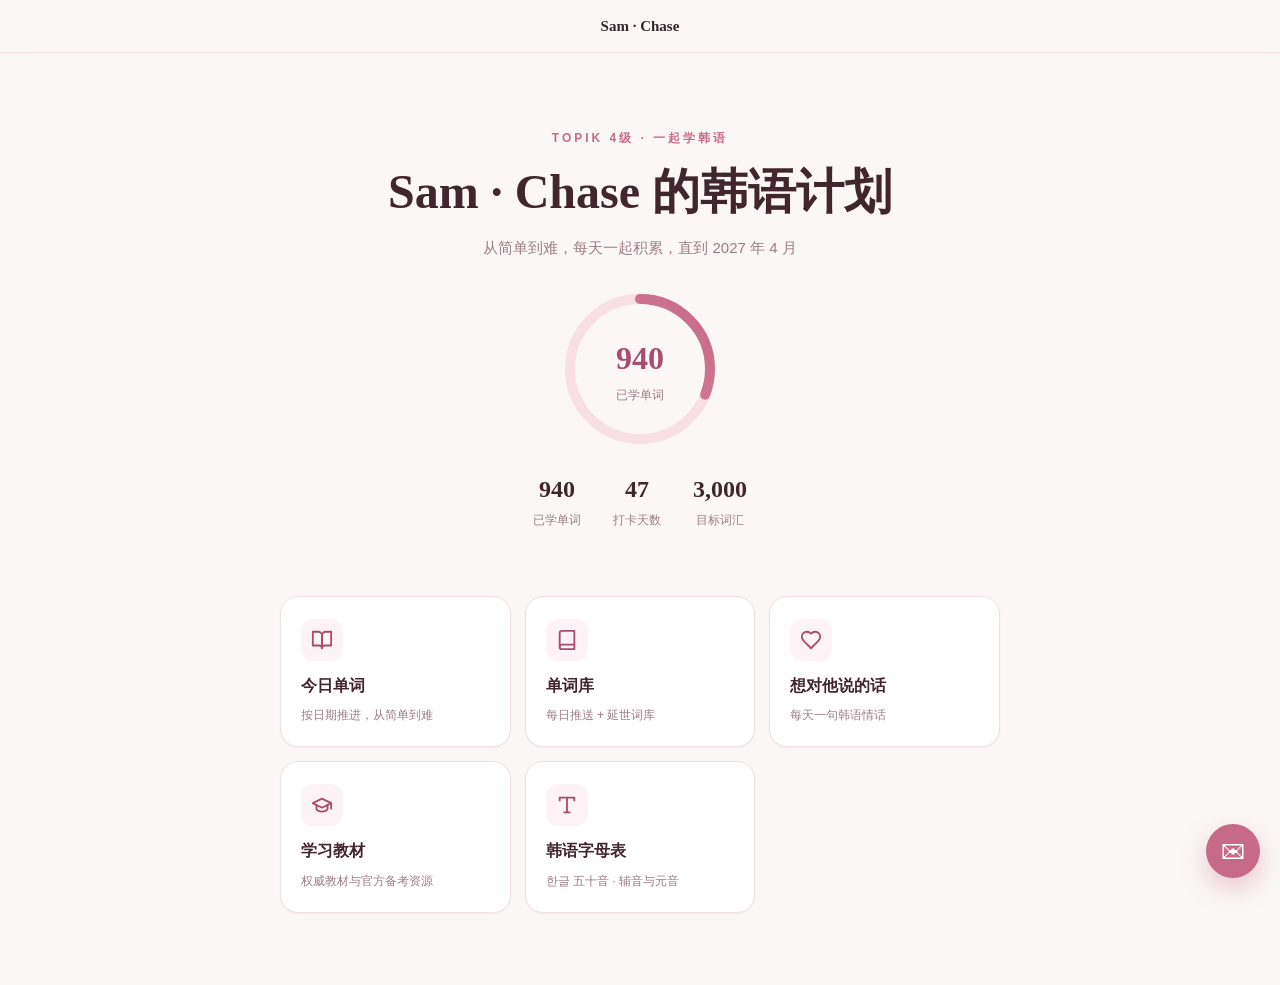
<file: index.html>
<!DOCTYPE html>
<html lang="zh-CN">
<head>
<meta charset="UTF-8">
<meta name="viewport" content="width=device-width, initial-scale=1.0">
<title>Sam和Chase的韩语计划</title>
<link rel="stylesheet" href="style.css">
<style>
  .hero {
    text-align: center;
    padding: 48px 24px 40px;
  }
  .hero .eyebrow {
    margin-bottom: 14px;
  }
  .hero h1 {
    font-size: clamp(32px, 7vw, 48px);
    color: var(--plum);
    margin: 0;
  }
  .hero .sub {
    margin-top: 14px;
    color: var(--muted);
    font-size: 15px;
  }
  .ring-box {
    display: flex;
    justify-content: center;
    margin: 34px 0 8px;
  }
  .ring {
    position: relative;
    width: 150px;
    height: 150px;
  }
  .ring svg {
    transform: rotate(-90deg);
  }
  .ring .track {
    fill: none;
    stroke: var(--rose-100);
    stroke-width: 10;
  }
  .ring .bar {
    fill: none;
    stroke: url(#grad);
    stroke-width: 10;
    stroke-linecap: round;
    stroke-dasharray: 440;
    stroke-dashoffset: 304;
    transition: stroke-dashoffset 1s ease;
  }
  .ring .center {
    position: absolute;
    inset: 0;
    display: flex;
    flex-direction: column;
    align-items: center;
    justify-content: center;
  }
  .ring .center .num {
    font-family: var(--serif);
    font-size: 32px;
    font-weight: 700;
    color: var(--rose-600);
  }
  .ring .center .label {
    font-size: 12px;
    color: var(--muted);
    margin-top: 2px;
  }
  .stats {
    display: flex;
    justify-content: center;
    gap: 32px;
    margin-top: 26px;
  }
  .stats .item {
    text-align: center;
  }
  .stats .item .num {
    font-family: var(--serif);
    font-size: 24px;
    font-weight: 700;
    color: var(--plum);
  }
  .stats .item .label {
    font-size: 12px;
    color: var(--muted);
    margin-top: 2px;
  }
  .nav {
    display: grid;
    grid-template-columns: repeat(auto-fit, minmax(200px, 1fr));
    gap: 14px;
    margin-top: 26px;
  }
  .nav a {
    display: flex;
    flex-direction: column;
    gap: 12px;
    padding: 22px 20px;
    background: var(--surface);
    border: 1px solid var(--line);
    border-radius: 18px;
    box-shadow: var(--shadow-sm);
    transition: transform .18s ease, box-shadow .18s ease;
  }
  .nav a:hover {
    transform: translateY(-3px);
    box-shadow: var(--shadow-md);
  }
  .nav .icon {
    width: 42px;
    height: 42px;
    border-radius: 12px;
    display: flex;
    align-items: center;
    justify-content: center;
    background: var(--rose-50);
    color: var(--rose-600);
  }
  .nav .title {
    font-size: 16px;
    font-weight: 700;
    color: var(--plum);
  }
  .nav .desc {
    font-size: 12px;
    color: var(--muted);
    line-height: 1.5;
    margin-top: -4px;
  }
  .float-layer {
    position: fixed;
    inset: 0;
    z-index: 5;
    pointer-events: none;
    overflow: hidden;
  }
  .float-msg {
    position: absolute;
    left: 0;
    white-space: nowrap;
    font-family: var(--serif);
    color: var(--rose-500);
    animation: drift linear infinite;
    will-change: transform;
  }
  .float-msg.chase { color: var(--berry); }
  @keyframes drift {
    from { transform: translateX(-40vw); }
    to { transform: translateX(105vw); }
  }
  .compose-fab {
    position: fixed;
    right: 20px;
    bottom: 22px;
    z-index: 30;
    width: 54px;
    height: 54px;
    border-radius: 50%;
    border: none;
    background: var(--rose-500);
    color: #fff;
    font-size: 24px;
    cursor: pointer;
    box-shadow: 0 10px 24px rgba(199,106,138,0.34);
    transition: transform .18s ease;
  }
  .compose-fab:hover { transform: translateY(-2px) scale(1.04); }
  .compose-panel {
    position: fixed;
    right: 20px;
    bottom: 88px;
    z-index: 30;
    width: 320px;
    max-width: calc(100vw - 40px);
    background: var(--surface);
    border: 1px solid var(--line);
    border-radius: 18px;
    padding: 16px;
    box-shadow: var(--shadow-lg);
    animation: panelIn .25s cubic-bezier(.2,.8,.2,1) both;
  }
  .who-toggle {
    display: flex;
    gap: 8px;
    margin-bottom: 12px;
  }
  .who-btn {
    flex: 1;
    padding: 8px 0;
    border-radius: 999px;
    border: 1px solid var(--rose-200);
    background: var(--surface);
    color: var(--muted);
    font-size: 13px;
    font-weight: 600;
    cursor: pointer;
    transition: all .15s ease;
  }
  .who-btn.active {
    background: var(--rose-500);
    border-color: var(--rose-500);
    color: #fff;
  }
  .compose-row {
    display: flex;
    gap: 10px;
  }
  .compose-row input {
    flex: 1;
    min-width: 0;
    padding: 11px 14px;
    border: 1px solid var(--line);
    border-radius: 12px;
    font-size: 14px;
    outline: none;
    background: #fff;
    color: var(--ink);
    transition: border-color .15s ease, box-shadow .15s ease;
  }
  .compose-row input:focus {
    border-color: var(--rose-300);
    box-shadow: 0 0 0 3px rgba(217,136,159,0.14);
  }
  .compose-row .btn {
    padding: 11px 18px;
    font-size: 14px;
  }
  @keyframes panelIn {
    from { opacity: 0; transform: translateY(10px) scale(.96); }
    to { opacity: 1; transform: none; }
  }
  @media (max-width: 560px) {
    .nav { grid-template-columns: 1fr; }
    .stats { gap: 22px; }
  }
</style>
</head>
<body>

<div class="topbar">
  <span class="spacer"></span>
  <span class="brand">Sam · Chase</span>
  <span class="spacer"></span>
</div>

<div class="wrap">
  <section class="hero">
    <div class="eyebrow">TOPIK 4级 · 一起学韩语</div>
    <h1 class="display">Sam · Chase 的韩语计划</h1>
    <div class="sub">从简单到难，每天一起积累，直到 2027 年 4 月</div>

    <div class="ring-box">
      <div class="ring">
        <svg width="150" height="150">
          <defs>
            <linearGradient id="grad" x1="0%" y1="0%" x2="100%" y2="100%">
              <stop offset="0%" stop-color="#d9889f"/>
              <stop offset="100%" stop-color="#c76a8a"/>
            </linearGradient>
          </defs>
          <circle class="track" cx="75" cy="75" r="70"/>
          <circle class="bar" cx="75" cy="75" r="70"/>
        </svg>
        <div class="center">
          <div class="num">940</div>
          <div class="label">已学单词</div>
        </div>
      </div>
    </div>

    <div class="stats">
      <div class="item">
        <div class="num">940</div>
        <div class="label">已学单词</div>
      </div>
      <div class="item">
        <div class="num">47</div>
        <div class="label">打卡天数</div>
      </div>
      <div class="item">
        <div class="num">3,000</div>
        <div class="label">目标词汇</div>
      </div>
    </div>
  </section>

  <section class="nav">
    <a href="web.html">
      <div class="icon">
        <svg width="22" height="22" viewBox="0 0 24 24" fill="none" stroke="currentColor" stroke-width="2" stroke-linecap="round" stroke-linejoin="round"><path d="M2 3h6a4 4 0 0 1 4 4v14a3 3 0 0 0-3-3H2z"/><path d="M22 3h-6a4 4 0 0 0-4 4v14a3 3 0 0 1 3-3h7z"/></svg>
      </div>
      <div class="title">今日单词</div>
      <div class="desc">按日期推进，从简单到难</div>
    </a>
    <a href="wordbank.html">
      <div class="icon">
        <svg width="22" height="22" viewBox="0 0 24 24" fill="none" stroke="currentColor" stroke-width="2" stroke-linecap="round" stroke-linejoin="round"><path d="M4 19.5A2.5 2.5 0 0 1 6.5 17H20"/><path d="M6.5 2H20v20H6.5A2.5 2.5 0 0 1 4 19.5v-15A2.5 2.5 0 0 1 6.5 2z"/></svg>
      </div>
      <div class="title">单词库</div>
      <div class="desc">每日推送 + 延世词库</div>
    </a>
    <a href="phrasebank.html">
      <div class="icon">
        <svg width="22" height="22" viewBox="0 0 24 24" fill="none" stroke="currentColor" stroke-width="2" stroke-linecap="round" stroke-linejoin="round"><path d="M19 14c1.49-1.46 3-3.21 3-5.5A5.5 5.5 0 0 0 16.5 3c-1.76 0-3 .5-4.5 2-1.5-1.5-2.74-2-4.5-2A5.5 5.5 0 0 0 2 8.5c0 2.3 1.5 4.05 3 5.5l7 7z"/></svg>
      </div>
      <div class="title">想对他说的话</div>
      <div class="desc">每天一句韩语情话</div>
    </a>
    <a href="textbooks.html">
      <div class="icon">
        <svg width="22" height="22" viewBox="0 0 24 24" fill="none" stroke="currentColor" stroke-width="2" stroke-linecap="round" stroke-linejoin="round"><path d="M22 10v6M2 10l10-5 10 5-10 5z"/><path d="M6 12v5c3 3 9 3 12 0v-5"/></svg>
      </div>
      <div class="title">学习教材</div>
      <div class="desc">权威教材与官方备考资源</div>
    </a>
    <a href="hangeul.html">
      <div class="icon">
        <svg width="22" height="22" viewBox="0 0 24 24" fill="none" stroke="currentColor" stroke-width="2" stroke-linecap="round" stroke-linejoin="round"><path d="M4 7V4h16v3"/><path d="M9 20h6"/><path d="M12 4v16"/></svg>
      </div>
      <div class="title">韩语字母表</div>
      <div class="desc">한글 五十音 · 辅音与元音</div>
    </a>
  </section>

</div>

<div class="float-layer" id="floatLayer"></div>

<button class="compose-fab" id="composeFab" title="留言">✉</button>

<div class="compose-panel" id="composePanel" hidden>
  <div class="who-toggle">
    <button class="who-btn active" data-who="Sam">我是 Sam</button>
    <button class="who-btn" data-who="Chase">我是 Chase</button>
  </div>
  <div class="compose-row">
    <input id="msgInput" type="text" placeholder="写点想说的话…" maxlength="100">
    <button class="btn btn-primary" id="msgSend">发送</button>
  </div>
</div>

<script>
  const MSG_KEY = "coupleMessages";
  let currentUser = "Sam";

  function loadMessages() {
    try {
      return JSON.parse(localStorage.getItem(MSG_KEY)) || [];
    } catch {
      return [];
    }
  }

  function saveMessages(msgs) {
    localStorage.setItem(MSG_KEY, JSON.stringify(msgs));
  }

  function makeFloat(msg) {
    const el = document.createElement("div");
    el.className = "float-msg" + (msg.from === "Chase" ? " chase" : "");
    el.textContent = msg.text;
    const top = 8 + Math.random() * 72;
    const dur = 6 + Math.random() * 8;
    const delay = -Math.random() * dur;
    const size = 14 + Math.random() * 9;
    el.style.top = top + "vh";
    el.style.fontSize = size + "px";
    el.style.opacity = (0.45 + Math.random() * 0.35).toFixed(2);
    el.style.animationDuration = dur + "s";
    el.style.animationDelay = delay + "s";
    return el;
  }

  function renderFloats() {
    const layer = document.getElementById("floatLayer");
    layer.innerHTML = "";
    const msgs = loadMessages().slice(0, 12);
    msgs.forEach(m => layer.appendChild(makeFloat(m)));
  }

  function sendMessage() {
    const input = document.getElementById("msgInput");
    const text = input.value.trim();
    if (!text) return;
    const msgs = loadMessages();
    const msg = { from: currentUser, text, time: Date.now() };
    msgs.unshift(msg);
    saveMessages(msgs);
    document.getElementById("floatLayer").appendChild(makeFloat(msg));
    input.value = "";
  }

  document.querySelectorAll(".who-btn").forEach(btn => {
    btn.addEventListener("click", () => {
      document.querySelectorAll(".who-btn").forEach(b => b.classList.remove("active"));
      btn.classList.add("active");
      currentUser = btn.dataset.who;
    });
  });

  document.getElementById("composeFab").addEventListener("click", () => {
    const panel = document.getElementById("composePanel");
    panel.hidden = !panel.hidden;
    if (!panel.hidden) document.getElementById("msgInput").focus();
  });

  document.getElementById("msgSend").addEventListener("click", sendMessage);
  document.getElementById("msgInput").addEventListener("keydown", e => {
    if (e.key === "Enter") sendMessage();
  });

  renderFloats();
</script>

</body>
</html>
</file>
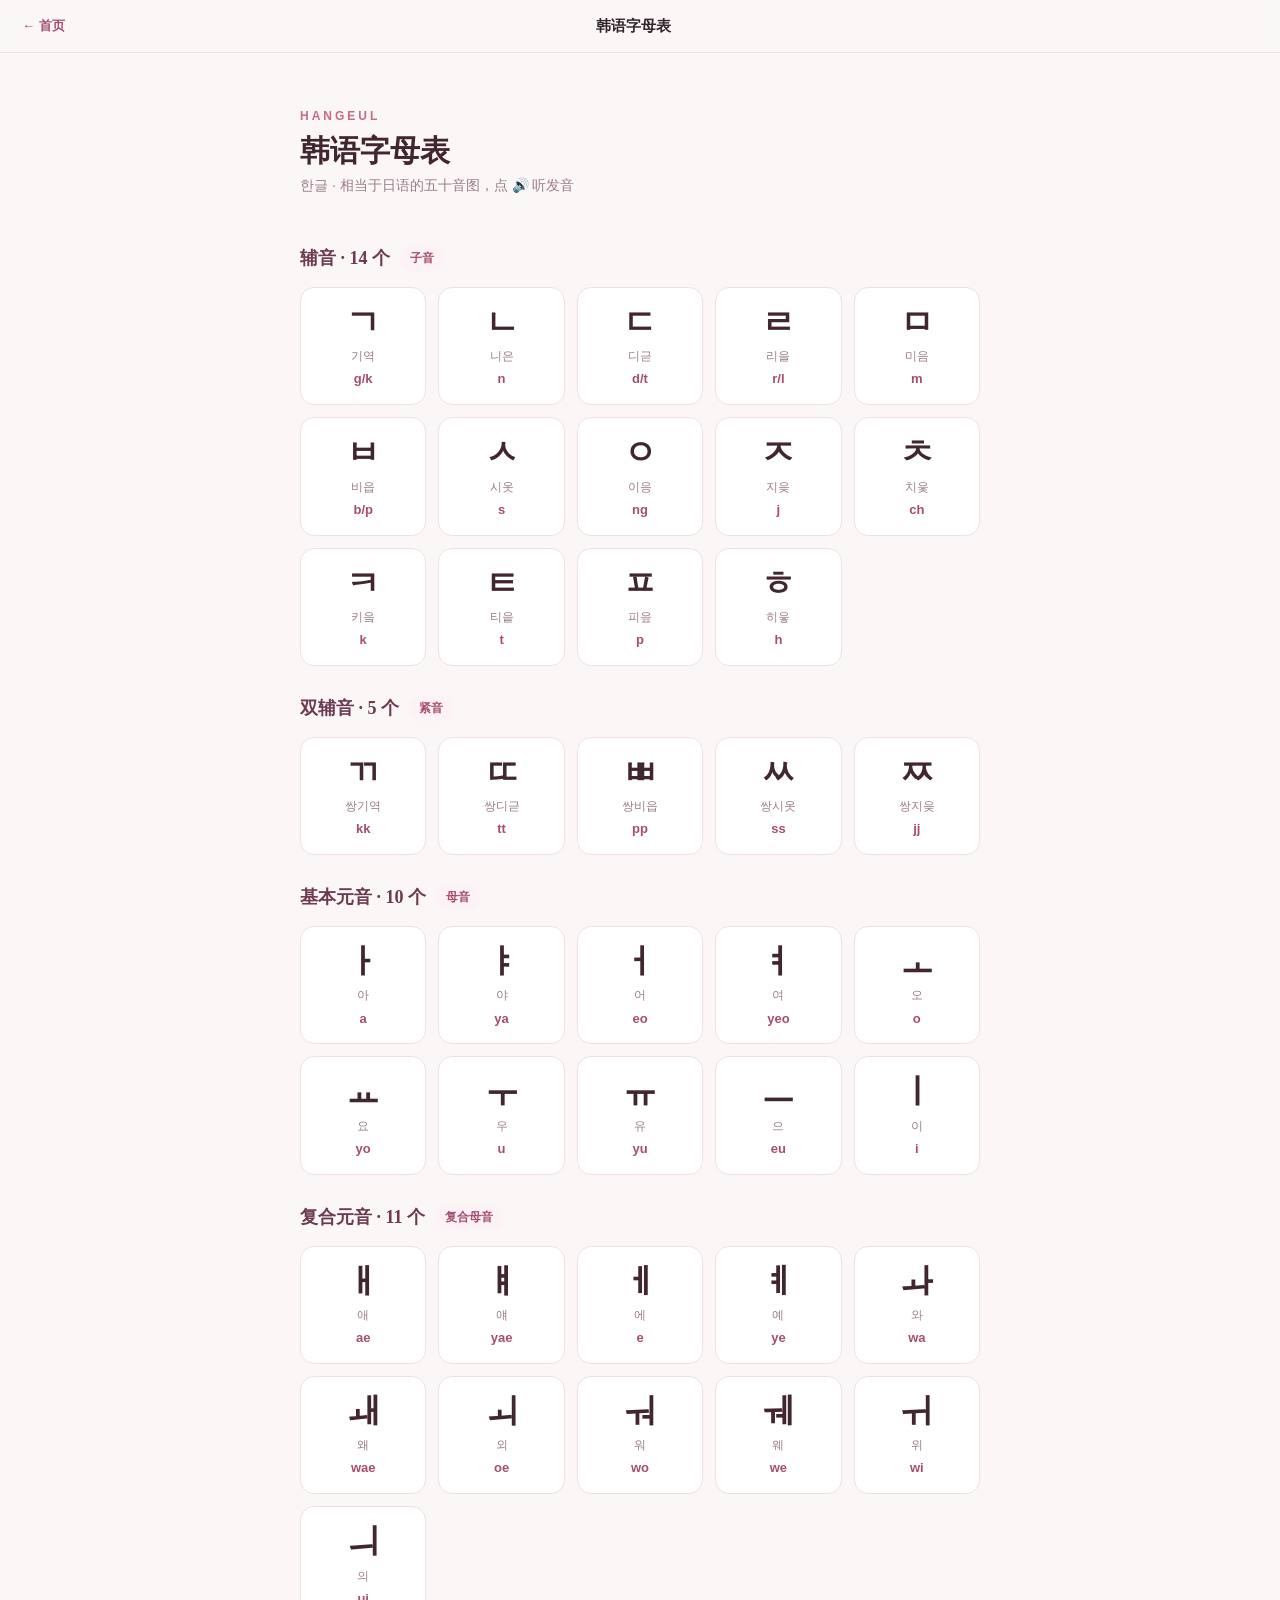
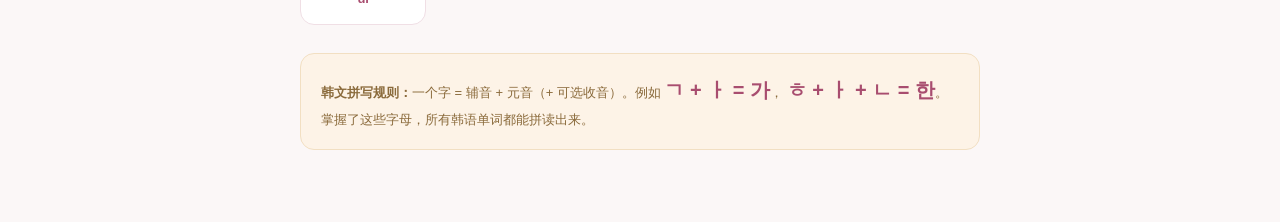
<file: hangeul.html>
<!DOCTYPE html>
<html lang="zh-CN">
<head>
<meta charset="UTF-8">
<meta name="viewport" content="width=device-width, initial-scale=1.0">
<title>韩语字母表 · Sam和Chase的韩语计划</title>
<link rel="stylesheet" href="style.css">
<style>
  .page-head {
    padding: 26px 0 20px;
  }
  .page-head h1 {
    font-size: 30px;
    color: var(--plum);
    margin: 6px 0 4px;
  }
  .page-head .sub {
    color: var(--muted);
    font-size: 14px;
  }
  .group-title {
    display: flex;
    align-items: center;
    gap: 10px;
    font-family: var(--serif);
    font-size: 18px;
    font-weight: 700;
    color: var(--berry);
    margin: 28px 0 14px;
  }
  .group-title .count {
    font-family: var(--sans);
    font-size: 12px;
    font-weight: 600;
    color: var(--rose-600);
    background: var(--rose-50);
    padding: 3px 10px;
    border-radius: 999px;
  }
  .letter-grid {
    display: grid;
    grid-template-columns: repeat(auto-fill, minmax(110px, 1fr));
    gap: 12px;
  }
  .letter-tile {
    position: relative;
    background: var(--surface);
    border: 1px solid var(--line);
    border-radius: 14px;
    padding: 16px 8px 14px;
    text-align: center;
    cursor: pointer;
    transition: transform .15s ease, box-shadow .15s ease;
  }
  .letter-tile:hover {
    transform: translateY(-2px);
    box-shadow: var(--shadow-md);
  }
  .letter-tile .char {
    font-family: var(--serif);
    font-size: 34px;
    font-weight: 700;
    color: var(--plum);
    line-height: 1.1;
  }
  .letter-tile .name {
    font-size: 12px;
    color: var(--muted);
    margin-top: 6px;
  }
  .letter-tile .roman {
    font-size: 13px;
    font-weight: 700;
    color: var(--rose-600);
    margin-top: 3px;
  }
  .syllable-note {
    margin-top: 28px;
    padding: 18px 20px;
    background: #fdf3e7;
    border: 1px solid #f2dfc2;
    border-radius: 14px;
    font-size: 13px;
    color: #8a6a3b;
    line-height: 1.8;
  }
  .syllable-note .example {
    font-size: 20px;
    color: var(--rose-600);
    font-weight: 700;
  }
</style>
</head>
<body>

<div class="topbar">
  <a class="back" href="index.html">← 首页</a>
  <span class="brand">韩语字母表</span>
  <span class="spacer"></span>
</div>

<div class="wrap" style="max-width:720px;">
  <div class="page-head">
    <div class="eyebrow">HANGEUL</div>
    <h1 class="display">韩语字母表</h1>
    <div class="sub">한글 · 相当于日语的五十音图，点 🔊 听发音</div>
  </div>

  <div class="group-title">辅音 · 14 个 <span class="count">子音</span></div>
  <div class="letter-grid" id="consonants"></div>

  <div class="group-title">双辅音 · 5 个 <span class="count">紧音</span></div>
  <div class="letter-grid" id="doubleConsonants"></div>

  <div class="group-title">基本元音 · 10 个 <span class="count">母音</span></div>
  <div class="letter-grid" id="vowels"></div>

  <div class="group-title">复合元音 · 11 个 <span class="count">复合母音</span></div>
  <div class="letter-grid" id="compoundVowels"></div>

  <div class="syllable-note">
    <b>韩文拼写规则：</b>一个字 = 辅音 + 元音（+ 可选收音）。例如
    <span class="example">ㄱ + ㅏ = 가</span>，
    <span class="example">ㅎ + ㅏ + ㄴ = 한</span>。
    掌握了这些字母，所有韩语单词都能拼读出来。
  </div>
</div>

<script>
  const consonants = [
    ["ㄱ","기역","g/k"],["ㄴ","니은","n"],["ㄷ","디귿","d/t"],["ㄹ","리을","r/l"],
    ["ㅁ","미음","m"],["ㅂ","비읍","b/p"],["ㅅ","시옷","s"],["ㅇ","이응","ng"],
    ["ㅈ","지읒","j"],["ㅊ","치읓","ch"],["ㅋ","키읔","k"],["ㅌ","티읕","t"],
    ["ㅍ","피읖","p"],["ㅎ","히읗","h"]
  ];
  const doubleConsonants = [
    ["ㄲ","쌍기역","kk"],["ㄸ","쌍디귿","tt"],["ㅃ","쌍비읍","pp"],["ㅆ","쌍시옷","ss"],["ㅉ","쌍지읒","jj"]
  ];
  const vowels = [
    ["ㅏ","아","a"],["ㅑ","야","ya"],["ㅓ","어","eo"],["ㅕ","여","yeo"],["ㅗ","오","o"],
    ["ㅛ","요","yo"],["ㅜ","우","u"],["ㅠ","유","yu"],["ㅡ","으","eu"],["ㅣ","이","i"]
  ];
  const compoundVowels = [
    ["ㅐ","애","ae"],["ㅒ","얘","yae"],["ㅔ","에","e"],["ㅖ","예","ye"],["ㅘ","와","wa"],
    ["ㅙ","왜","wae"],["ㅚ","외","oe"],["ㅝ","워","wo"],["ㅞ","웨","we"],["ㅟ","위","wi"],["ㅢ","의","ui"]
  ];

  function ttsUrl(t) {
    return "https://translate.google.com/translate_tts?ie=UTF-8&client=tw-ob&q=" + encodeURIComponent(t) + "&tl=ko";
  }

  function tile([char, name, roman]) {
    return '<div class="letter-tile" data-audio="' + ttsUrl(name) + '" onclick="var a=new Audio(this.dataset.audio);a.play();">' +
      '<div class="char">' + char + '</div>' +
      '<div class="name">' + name + '</div>' +
      '<div class="roman">' + roman + '</div>' +
    '</div>';
  }

  document.getElementById("consonants").innerHTML = consonants.map(tile).join("");
  document.getElementById("doubleConsonants").innerHTML = doubleConsonants.map(tile).join("");
  document.getElementById("vowels").innerHTML = vowels.map(tile).join("");
  document.getElementById("compoundVowels").innerHTML = compoundVowels.map(tile).join("");
</script>
</body>
</html>
</file>
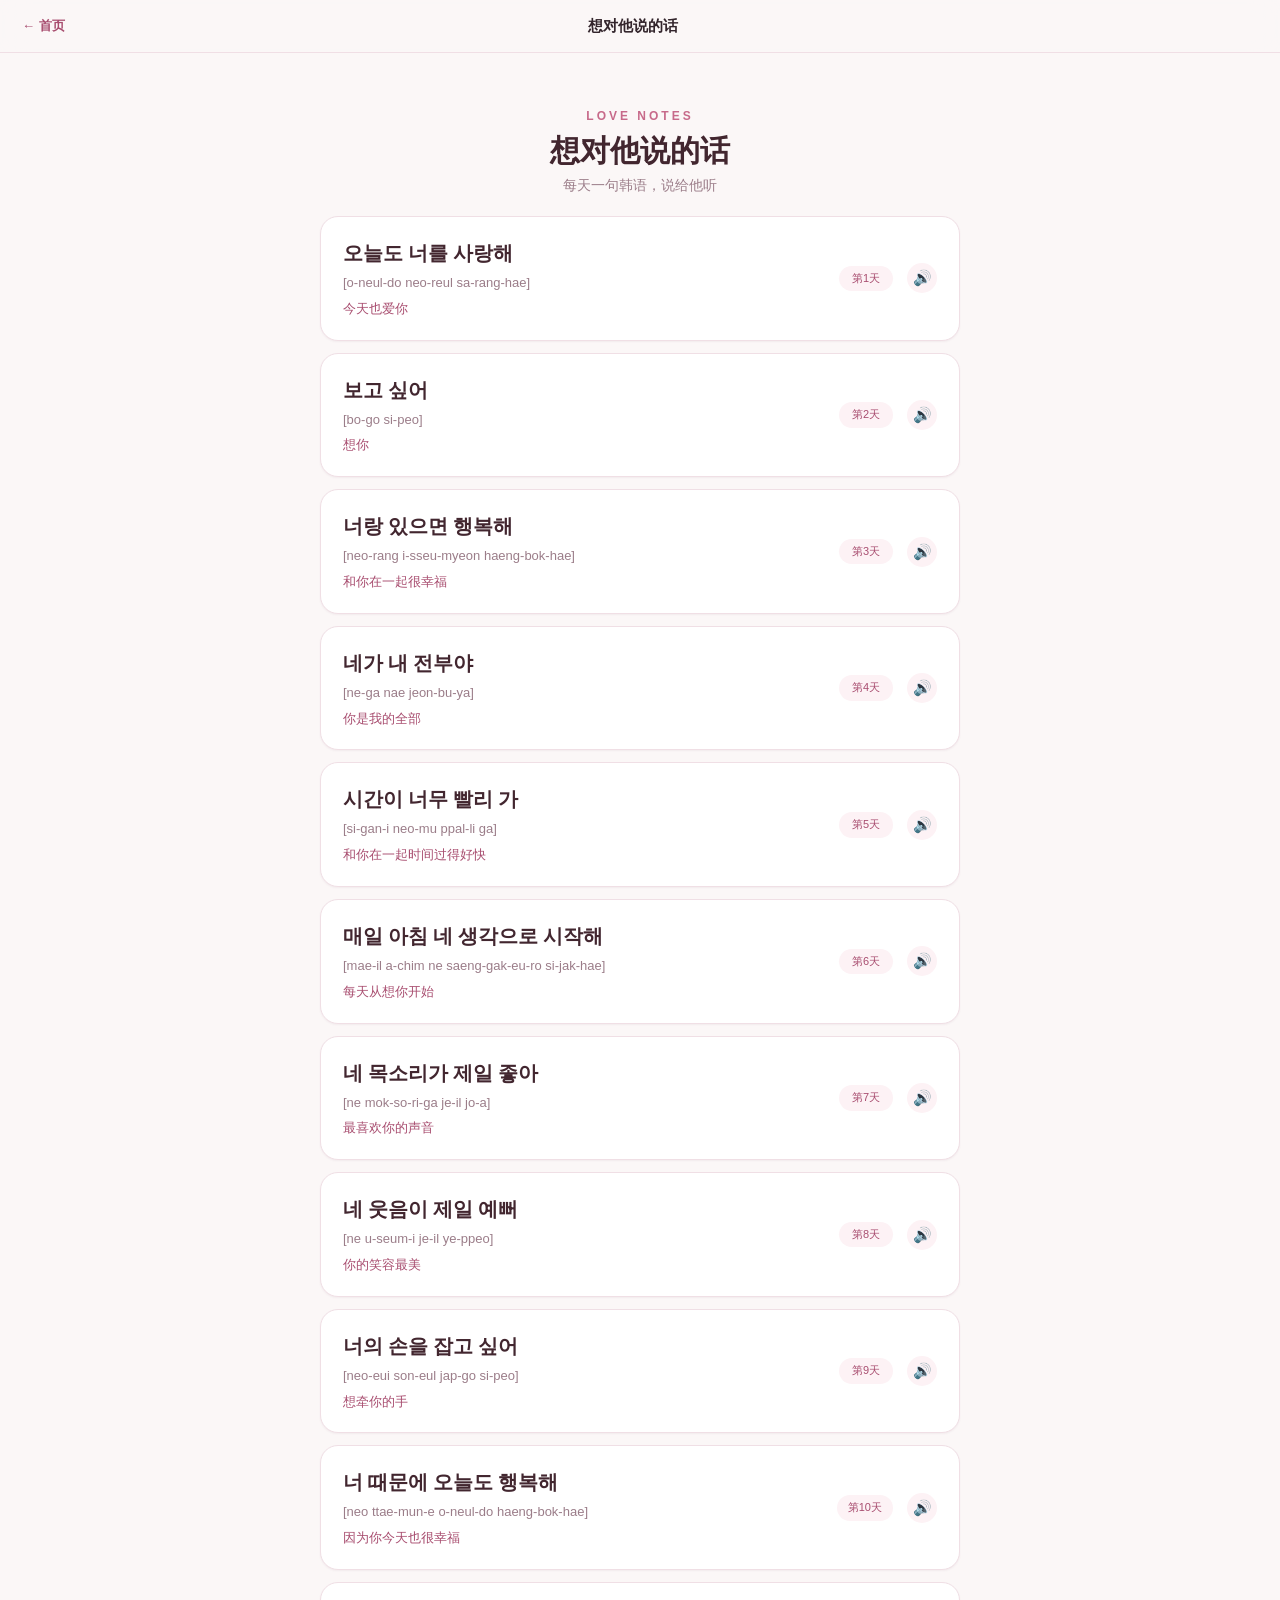
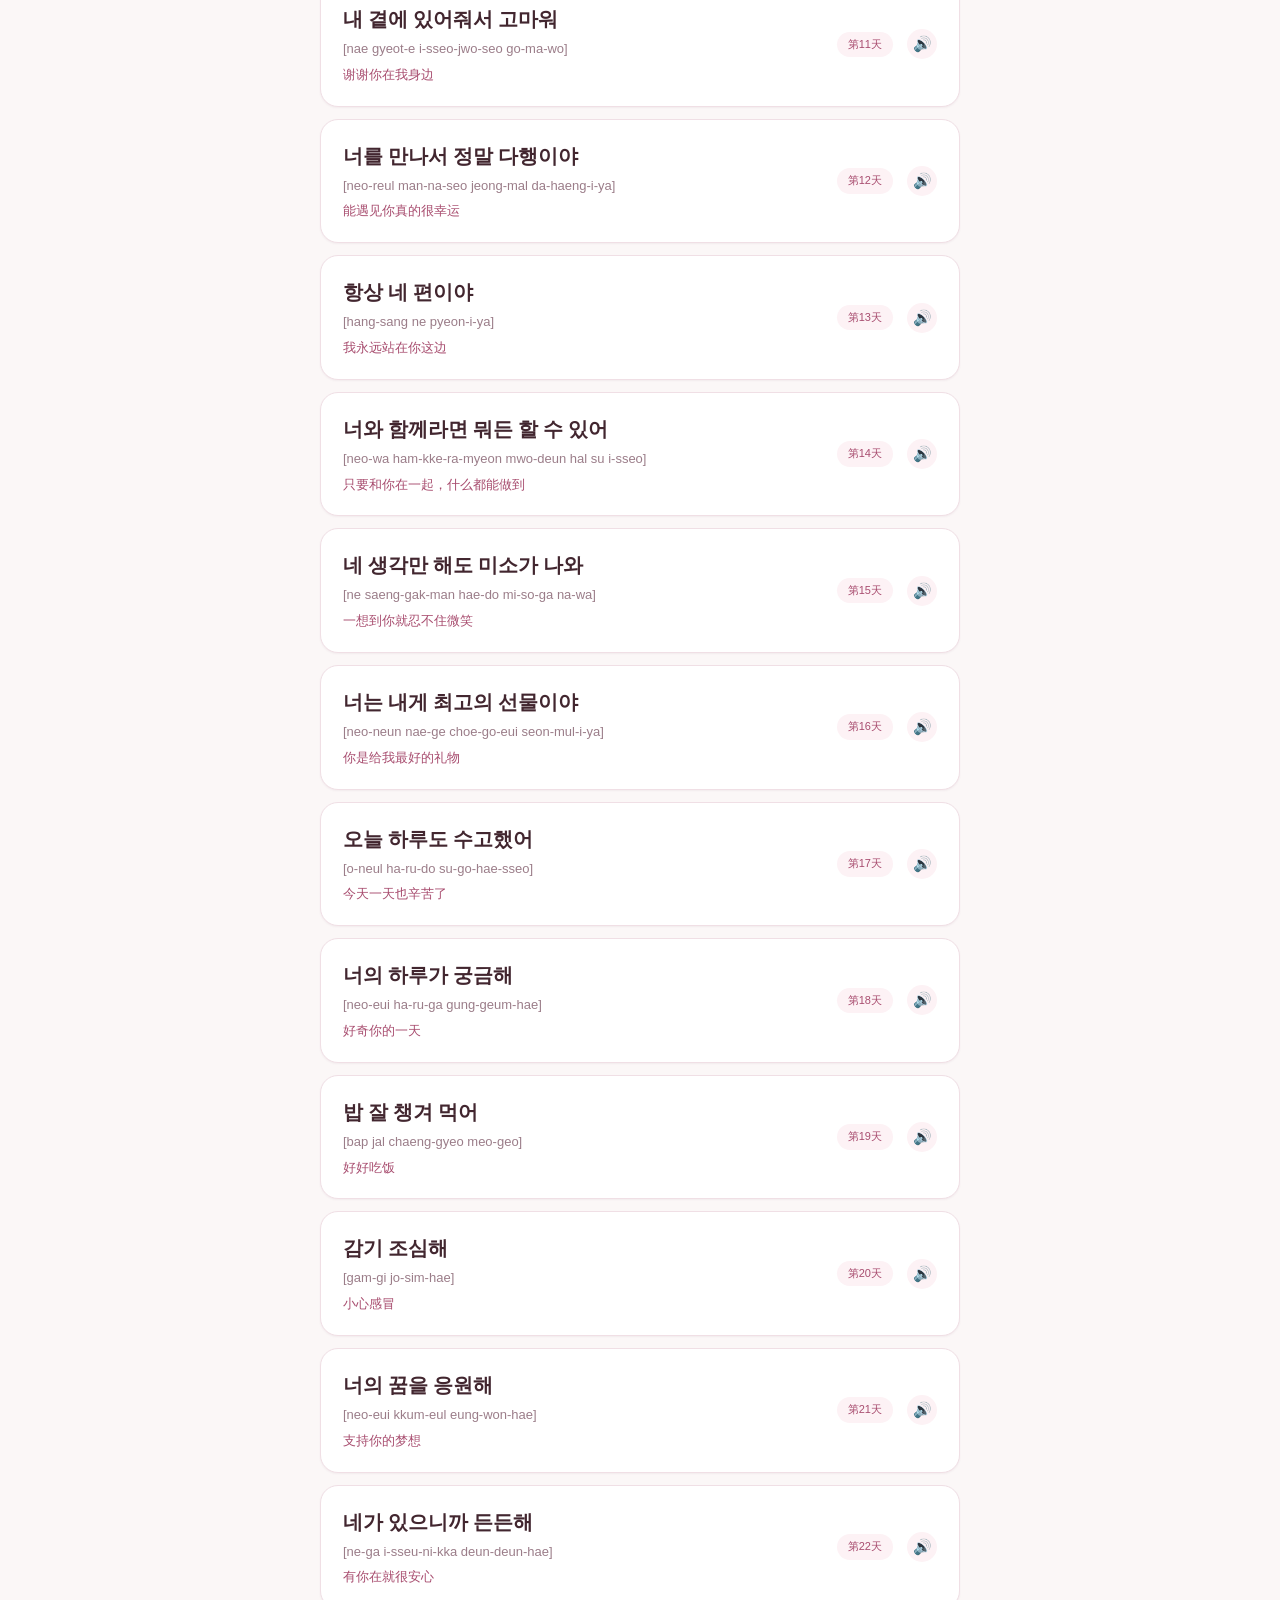
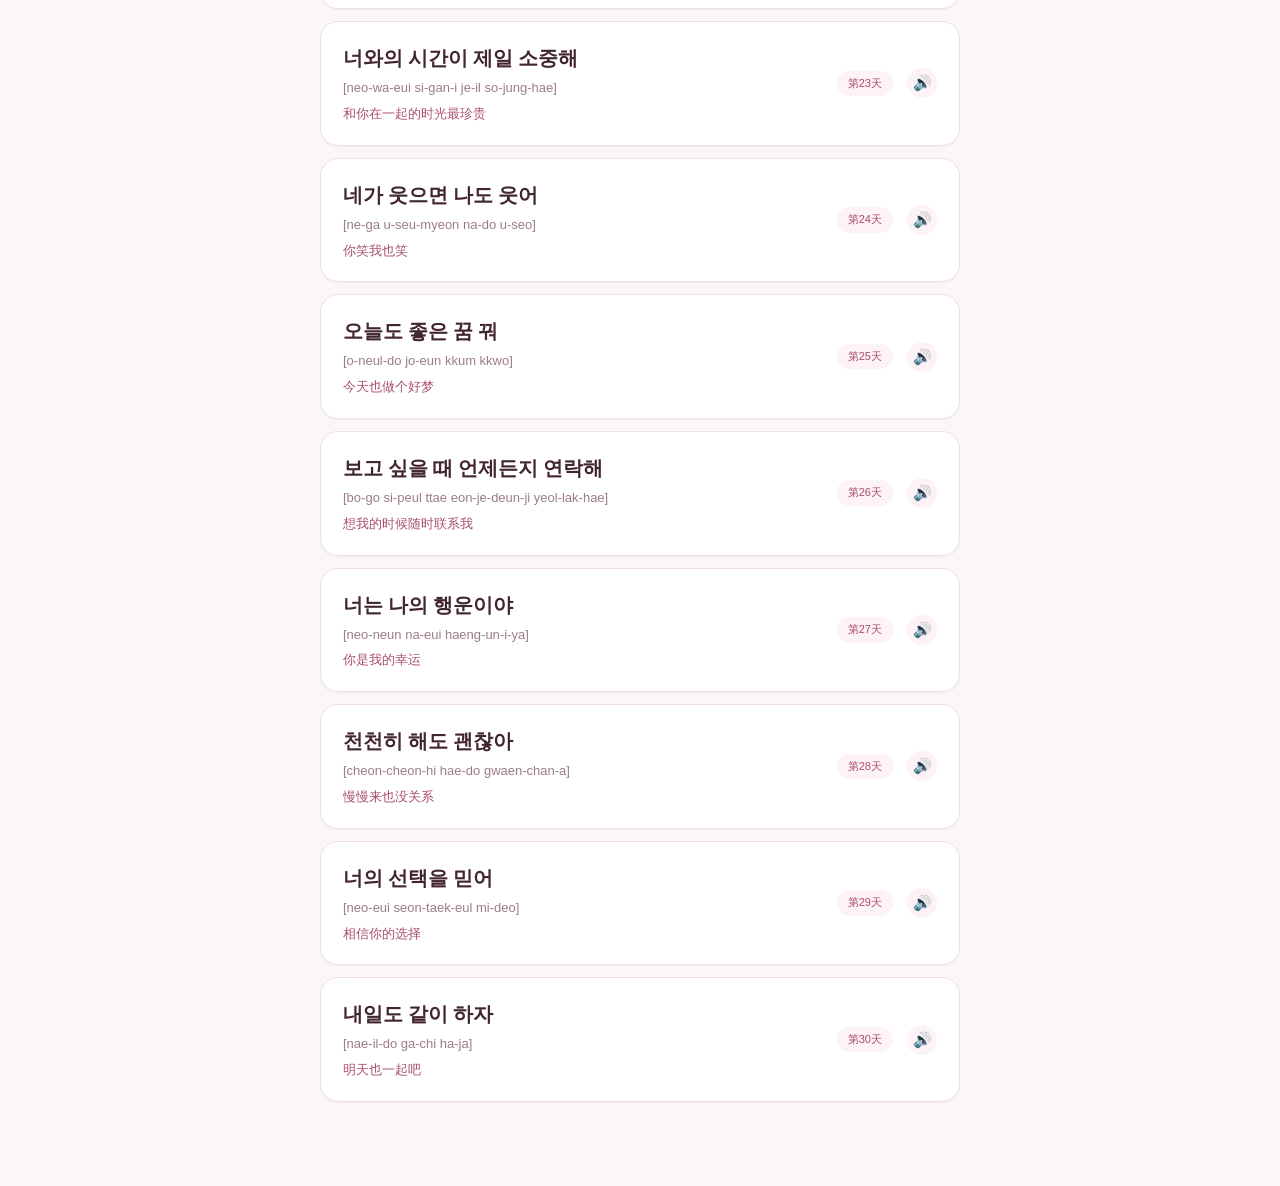
<file: phrasebank.html>
<!DOCTYPE html>
<html lang="zh-CN">
<head>
<meta charset="UTF-8">
<meta name="viewport" content="width=device-width, initial-scale=1.0">
<title>想对他说的话 · Sam和Chase的韩语计划</title>
<link rel="stylesheet" href="style.css">
<style>
  .page-head {
    padding: 26px 0 20px;
    text-align: center;
  }
  .page-head h1 {
    font-size: 30px;
    color: var(--plum);
    margin: 6px 0 4px;
  }
  .page-head .sub {
    color: var(--muted);
    font-size: 14px;
  }
  .phrase-card {
    display: flex;
    align-items: center;
    gap: 14px;
    padding: 20px 22px;
    margin-bottom: 12px;
  }
  .phrase-card > div:first-child {
    flex: 1;
    min-width: 0;
  }
  .phrase-card .kr {
    font-family: var(--serif);
    font-size: 20px;
    font-weight: 700;
    color: var(--plum);
  }
  .phrase-card .roman {
    font-size: 13px;
    color: var(--muted);
    margin-top: 4px;
  }
  .phrase-card .cn {
    font-size: 13px;
    color: var(--rose-600);
    margin-top: 5px;
  }
  .phrase-card .day {
    flex: none;
    min-width: 54px;
    text-align: center;
    font-size: 11px;
    color: var(--rose-600);
    background: var(--rose-50);
    padding: 4px 11px;
    border-radius: 999px;
  }
</style>
</head>
<body>

<div class="topbar">
  <a class="back" href="index.html">← 首页</a>
  <span class="brand">想对他说的话</span>
  <span class="spacer"></span>
</div>

<div class="wrap" style="max-width:680px;">
  <div class="page-head">
    <div class="eyebrow">LOVE NOTES</div>
    <h1 class="display">想对他说的话</h1>
    <div class="sub">每天一句韩语，说给他听</div>
  </div>

  <div id="list"></div>
</div>

<script>
  function ttsUrl(t) {
    return "https://translate.google.com/translate_tts?ie=UTF-8&client=tw-ob&q=" + encodeURIComponent(t) + "&tl=ko";
  }

  function render(phrases) {
    document.getElementById("list").innerHTML = phrases.map((p, i) =>
      '<div class="card phrase-card">' +
        '<div>' +
          '<div class="kr">' + p.kr + '</div>' +
          '<div class="roman">[' + p.roman + ']</div>' +
          '<div class="cn">' + p.cn + '</div>' +
        '</div>' +
        '<span class="day">第' + (i + 1) + '天</span>' +
        '<a class="speak" href="' + ttsUrl(p.kr) + '" target="_blank" onclick="var a=new Audio(this.href);a.play();return false;">🔊</a>' +
      '</div>'
    ).join("");
  }

  fetch("data/phrases.json")
    .then(r => r.json())
    .then(render)
    .catch(() => {
      document.getElementById("list").innerHTML = '<div class="empty">情话加载失败</div>';
    });
</script>
</body>
</html>
</file>
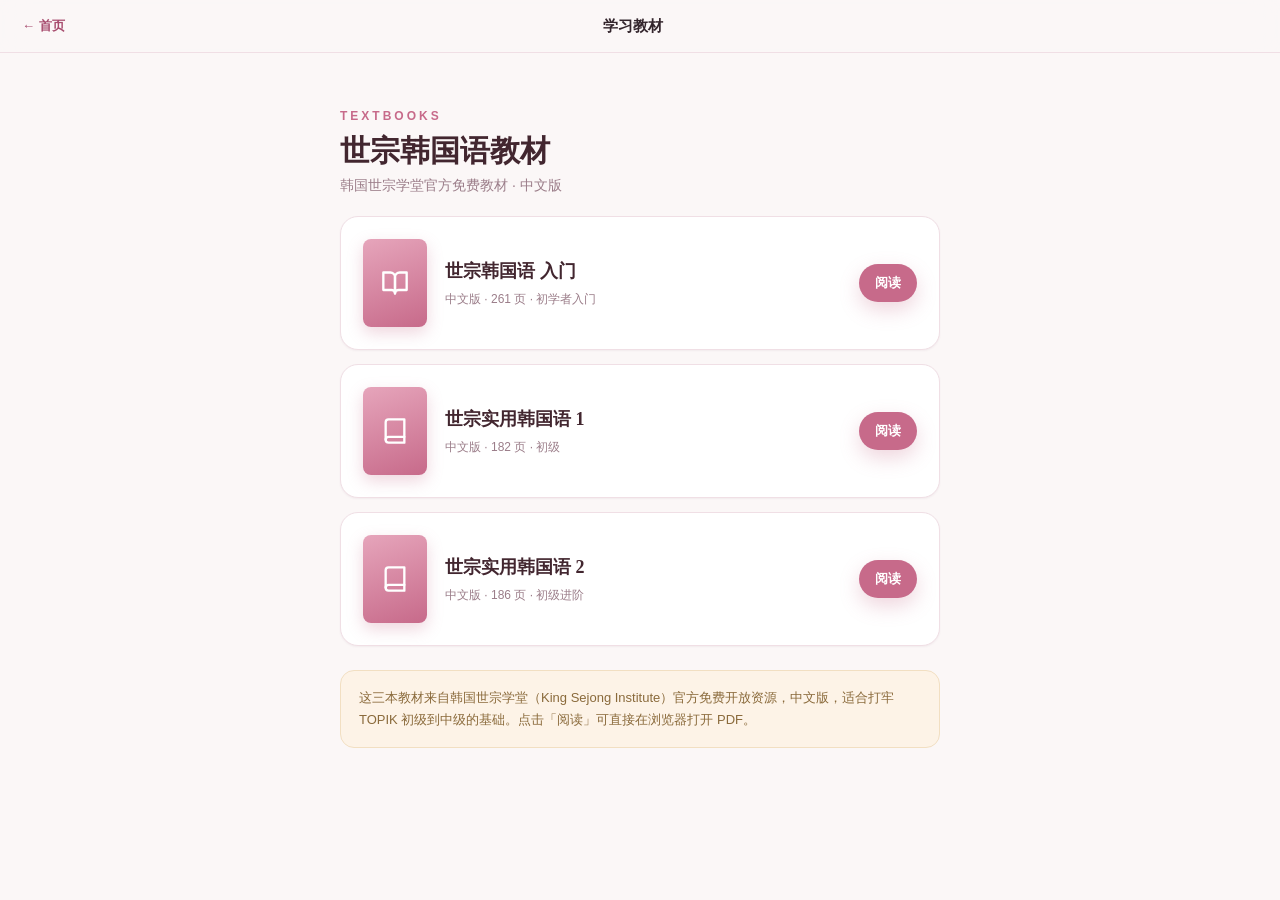
<file: textbooks.html>
<!DOCTYPE html>
<html lang="zh-CN">
<head>
<meta charset="UTF-8">
<meta name="viewport" content="width=device-width, initial-scale=1.0">
<title>学习教材 · Sam和Chase的韩语计划</title>
<link rel="stylesheet" href="style.css">
<style>
  .page-head {
    padding: 26px 0 20px;
  }
  .page-head h1 {
    font-size: 30px;
    color: var(--plum);
    margin: 6px 0 4px;
  }
  .page-head .sub {
    color: var(--muted);
    font-size: 14px;
  }
  .book-card {
    display: flex;
    gap: 18px;
    align-items: center;
    padding: 22px;
    margin-bottom: 14px;
  }
  .book-cover {
    flex: none;
    width: 64px;
    height: 88px;
    border-radius: 8px;
    background: linear-gradient(160deg, var(--rose-300), var(--rose-500));
    display: flex;
    align-items: center;
    justify-content: center;
    color: #fff;
    box-shadow: 0 6px 16px rgba(199,106,138,0.28);
  }
  .book-body {
    flex: 1;
    min-width: 0;
  }
  .book-title {
    font-family: var(--serif);
    font-size: 18px;
    font-weight: 700;
    color: var(--plum);
  }
  .book-meta {
    font-size: 12px;
    color: var(--muted);
    margin-top: 5px;
  }
  .book-actions {
    display: flex;
    gap: 8px;
  }
  .btn-sm {
    padding: 9px 16px;
    font-size: 13px;
    border-radius: 999px;
  }
  .note {
    margin-top: 24px;
    padding: 16px 18px;
    background: #fdf3e7;
    border: 1px solid #f2dfc2;
    border-radius: 14px;
    font-size: 13px;
    color: #8a6a3b;
    line-height: 1.7;
  }
</style>
</head>
<body>

<div class="topbar">
  <a class="back" href="index.html">← 首页</a>
  <span class="brand">学习教材</span>
  <span class="spacer"></span>
</div>

<div class="wrap" style="max-width:640px;">
  <div class="page-head">
    <div class="eyebrow">TEXTBOOKS</div>
    <h1 class="display">世宗韩国语教材</h1>
    <div class="sub">韩国世宗学堂官方免费教材 · 中文版</div>
  </div>

  <a class="card book-card" href="https://topik-sam-chase-1479873110.cos.ap-guangzhou.myqcloud.com/data/textbooks/%E4%B8%96%E5%AE%97%E9%9F%A9%E5%9B%BD%E8%AF%AD-%E5%85%A5%E9%97%A8-%E4%B8%AD%E6%96%87.pdf" target="_blank">
    <div class="book-cover">
      <svg width="28" height="28" viewBox="0 0 24 24" fill="none" stroke="currentColor" stroke-width="2" stroke-linecap="round" stroke-linejoin="round"><path d="M2 3h6a4 4 0 0 1 4 4v14a3 3 0 0 0-3-3H2z"/><path d="M22 3h-6a4 4 0 0 0-4 4v14a3 3 0 0 1 3-3h7z"/></svg>
    </div>
    <div class="book-body">
      <div class="book-title">世宗韩国语 入门</div>
      <div class="book-meta">中文版 · 261 页 · 初学者入门</div>
    </div>
    <div class="book-actions">
      <span class="btn btn-primary btn-sm">阅读</span>
    </div>
  </a>

  <a class="card book-card" href="https://topik-sam-chase-1479873110.cos.ap-guangzhou.myqcloud.com/data/textbooks/%E4%B8%96%E5%AE%97-%E5%AE%9E%E7%94%A8%E9%9F%A9%E5%9B%BD%E8%AF%AD1-%E4%B8%AD%E6%96%87.pdf" target="_blank">
    <div class="book-cover">
      <svg width="28" height="28" viewBox="0 0 24 24" fill="none" stroke="currentColor" stroke-width="2" stroke-linecap="round" stroke-linejoin="round"><path d="M4 19.5A2.5 2.5 0 0 1 6.5 17H20"/><path d="M6.5 2H20v20H6.5A2.5 2.5 0 0 1 4 19.5v-15A2.5 2.5 0 0 1 6.5 2z"/></svg>
    </div>
    <div class="book-body">
      <div class="book-title">世宗实用韩国语 1</div>
      <div class="book-meta">中文版 · 182 页 · 初级</div>
    </div>
    <div class="book-actions">
      <span class="btn btn-primary btn-sm">阅读</span>
    </div>
  </a>

  <a class="card book-card" href="https://topik-sam-chase-1479873110.cos.ap-guangzhou.myqcloud.com/data/textbooks/%E4%B8%96%E5%AE%97-%E5%AE%9E%E7%94%A8%E9%9F%A9%E5%9B%BD%E8%AF%AD2-%E4%B8%AD%E6%96%87.pdf" target="_blank">
    <div class="book-cover">
      <svg width="28" height="28" viewBox="0 0 24 24" fill="none" stroke="currentColor" stroke-width="2" stroke-linecap="round" stroke-linejoin="round"><path d="M4 19.5A2.5 2.5 0 0 1 6.5 17H20"/><path d="M6.5 2H20v20H6.5A2.5 2.5 0 0 1 4 19.5v-15A2.5 2.5 0 0 1 6.5 2z"/></svg>
    </div>
    <div class="book-body">
      <div class="book-title">世宗实用韩国语 2</div>
      <div class="book-meta">中文版 · 186 页 · 初级进阶</div>
    </div>
    <div class="book-actions">
      <span class="btn btn-primary btn-sm">阅读</span>
    </div>
  </a>

  <div class="note">
    这三本教材来自韩国世宗学堂（King Sejong Institute）官方免费开放资源，中文版，适合打牢 TOPIK 初级到中级的基础。点击「阅读」可直接在浏览器打开 PDF。
  </div>
</div>

</body>
</html>
</file>
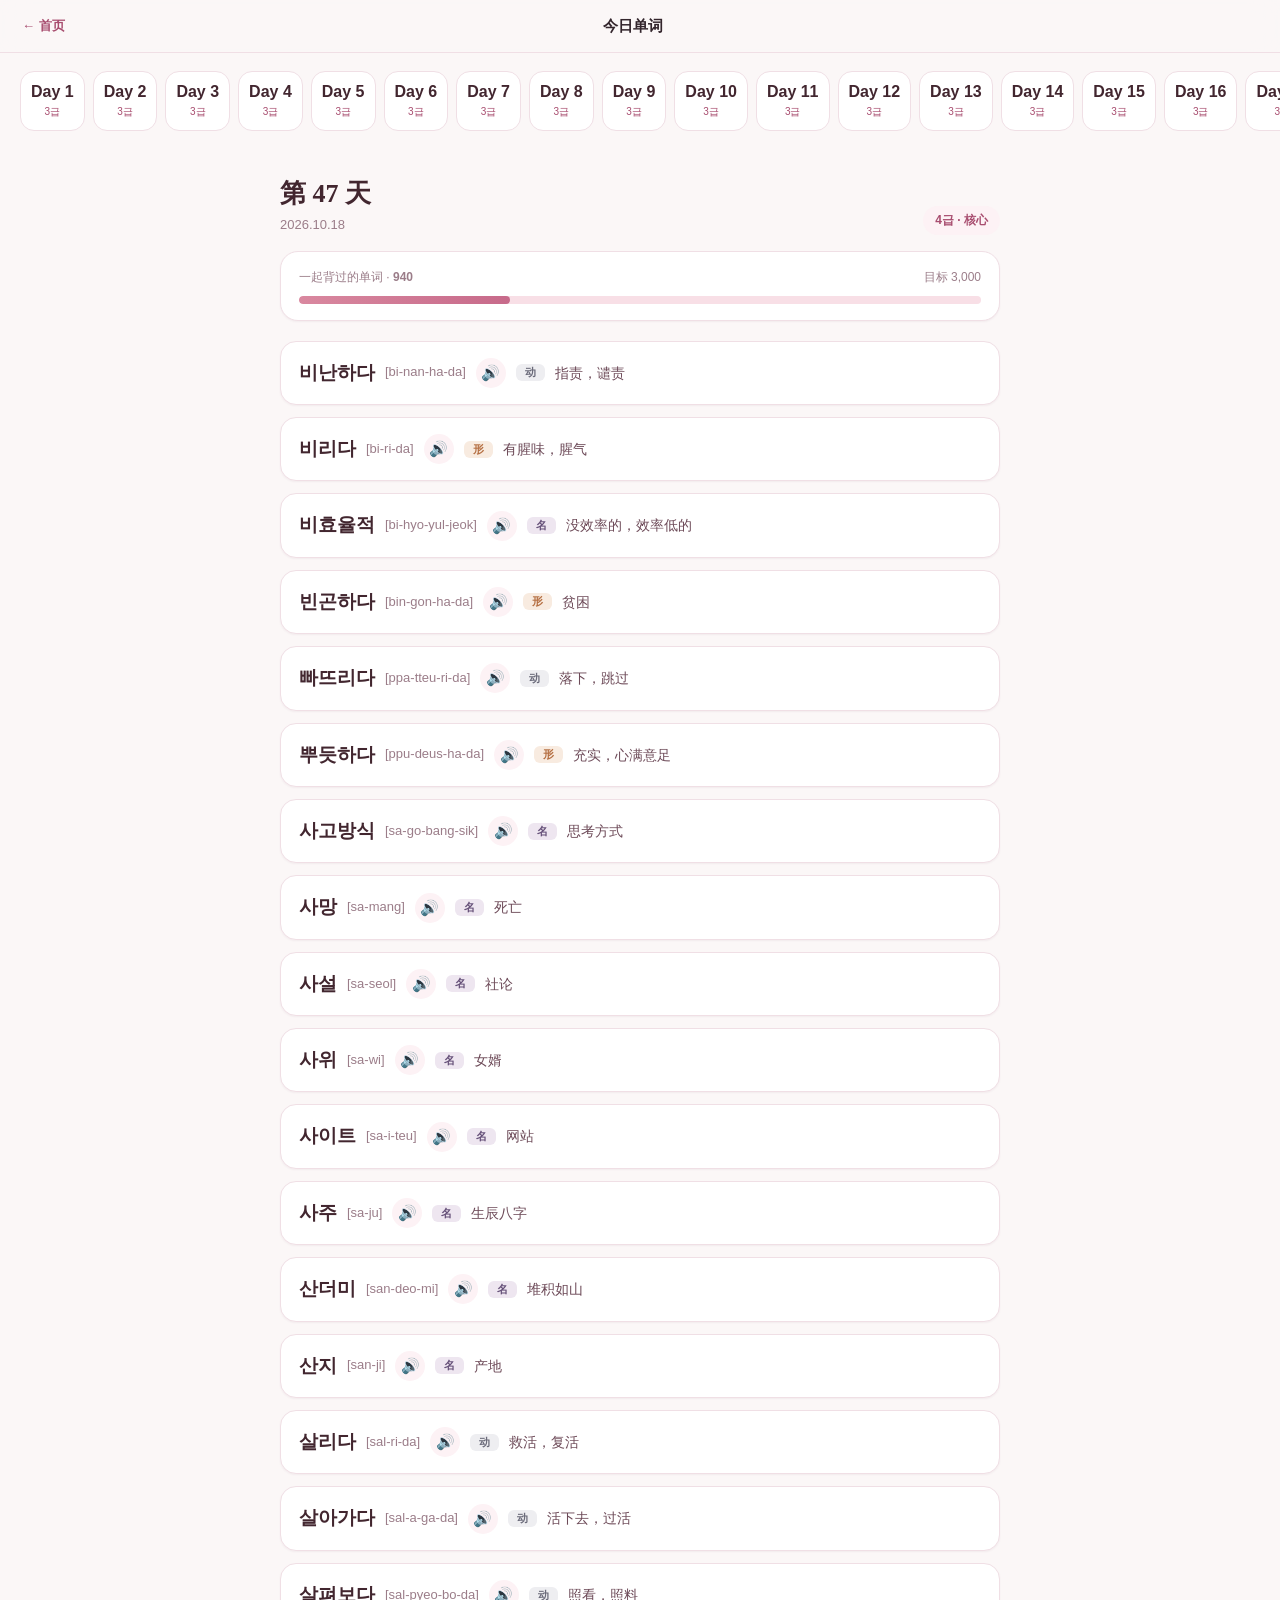
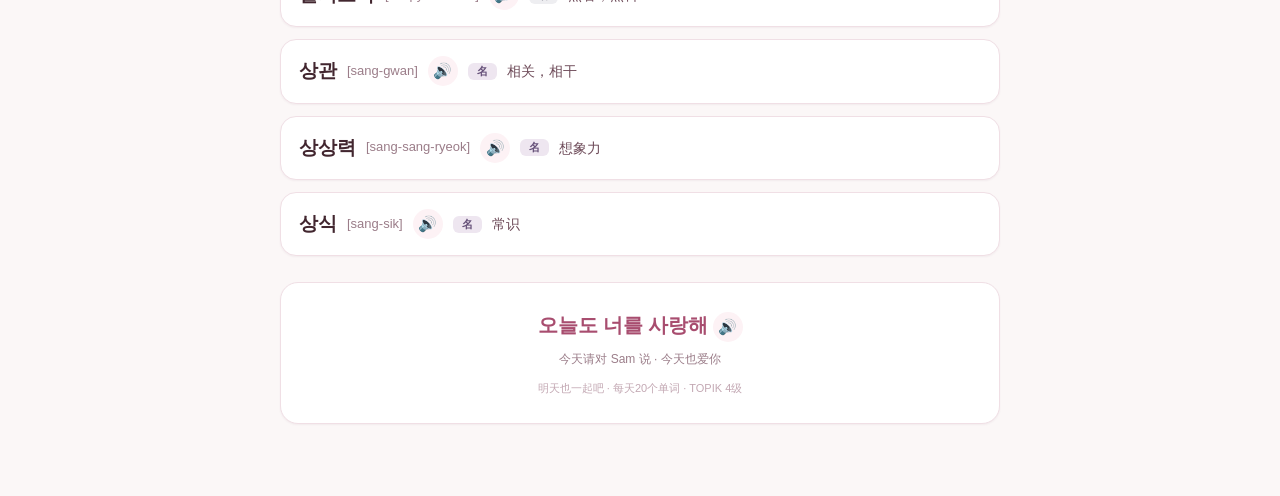
<file: web.html>
<!DOCTYPE html>
<html lang="zh-CN">
<head>
<meta charset="UTF-8">
<meta name="viewport" content="width=device-width, initial-scale=1.0">
<title>今日单词 · Sam和Chase的韩语计划</title>
<link rel="stylesheet" href="style.css">
<style>
  .day-strip {
    display: flex;
    gap: 8px;
    overflow-x: auto;
    padding: 18px 20px 14px;
    scrollbar-width: none;
  }
  .day-strip::-webkit-scrollbar { display: none; }
  .day-btn {
    flex: none;
    min-width: 60px;
    padding: 11px 10px;
    border-radius: 14px;
    border: 1px solid var(--line);
    background: var(--surface);
    color: var(--muted);
    font-size: 12px;
    text-align: center;
    transition: all .15s ease;
  }
  .day-btn .d { display: block; font-size: 16px; font-weight: 700; color: var(--plum); }
  .day-btn .lvl { display: block; font-size: 10px; margin-top: 4px; color: var(--rose-600); }
  .day-btn.active { background: var(--rose-500); border-color: var(--rose-500); color: #fff; box-shadow: 0 8px 18px rgba(199,106,138,0.24); }
  .day-btn.active .d, .day-btn.active .lvl { color: #fff; }

  .day-head {
    display: flex;
    align-items: flex-end;
    justify-content: space-between;
    margin: 8px 0 16px;
  }
  .day-head .big {
    font-family: var(--serif);
    font-size: 26px;
    font-weight: 700;
    color: var(--plum);
  }
  .day-head .date {
    font-size: 13px;
    color: var(--muted);
  }
  .level-pill {
    font-size: 12px;
    font-weight: 600;
    color: var(--rose-600);
    background: var(--rose-50);
    padding: 5px 12px;
    border-radius: 999px;
  }
  .progress-card {
    padding: 16px 18px;
    margin-bottom: 20px;
  }
  .progress-card .labels {
    display: flex;
    justify-content: space-between;
    font-size: 12px;
    color: var(--muted);
    margin-bottom: 8px;
  }
  .progress-card .bar {
    height: 8px;
    background: var(--rose-100);
    border-radius: 999px;
    overflow: hidden;
  }
  .progress-card .fill {
    height: 8px;
    background: linear-gradient(90deg, var(--rose-400), var(--rose-500));
    border-radius: 999px;
    transition: width .4s ease;
  }
  .footer-note {
    text-align: center;
    margin-top: 26px;
    padding: 26px 22px;
  }
  .footer-note .love {
    font-family: var(--serif);
    font-size: 20px;
    font-weight: 700;
    color: var(--rose-600);
  }
  .footer-note .hint {
    font-size: 12px;
    color: var(--muted);
    margin-top: 8px;
  }
  .footer-note .sub {
    font-size: 11px;
    color: #c3a8b3;
    margin-top: 10px;
  }
</style>
</head>
<body>

<div class="topbar">
  <a class="back" href="index.html">← 首页</a>
  <span class="brand">今日单词</span>
  <span class="spacer"></span>
</div>

<div class="day-strip" id="dayStrip"></div>

<div class="wrap" style="padding-top:20px;">
  <div class="day-head">
    <div>
      <div class="big" id="dayTitle">第 47 天</div>
      <div class="date" id="dayDate">2026.10.19</div>
    </div>
    <span class="level-pill" id="dayLevel">4급 · 核心</span>
  </div>

  <div class="card progress-card">
    <div class="labels">
      <span>一起背过的单词 · <b id="learnedCount">940</b></span>
      <span>目标 3,000</span>
    </div>
    <div class="bar"><div class="fill" id="progressFill" style="width:31%;"></div></div>
  </div>

  <div id="wordArea"></div>

  <div class="card footer-note">
    <div class="love">오늘도 너를 사랑해 <a class="speak" href="#" onclick="playPhrase(event, this);return false;">🔊</a></div>
    <div class="hint">今天请对 Sam 说 · 今天也爱你</div>
    <div class="sub">明天也一起吧 · 每天20个单词 · TOPIK 4级</div>
  </div>
</div>

<script>
  let days = [];

  const posClass = { "名": "tag-name", "動": "tag-verb", "形": "tag-adj", "副": "tag-adv" };

  function ttsUrl(text) {
    return "https://translate.google.com/translate_tts?ie=UTF-8&client=tw-ob&q=" + encodeURIComponent(text) + "&tl=ko";
  }

  function playPhrase(e, el) {
    e.preventDefault();
    const a = new Audio(ttsUrl("오늘도 너를 사랑해"));
    a.play();
  }

  function currentDayNum() {
    const start = new Date("2026-09-02T00:00:00+08:00");
    return Math.floor((Date.now() - start.getTime()) / 86400000) + 1;
  }

  function renderStrip() {
    document.getElementById("dayStrip").innerHTML = days.map(d =>
      '<button class="day-btn" data-day="' + d.day + '">' +
        '<span class="d">Day ' + d.day + '</span>' +
        '<span class="lvl">' + d.level + '</span>' +
      '</button>'
    ).join("");
    document.querySelectorAll(".day-btn").forEach(btn => {
      btn.addEventListener("click", () => selectDay(Number(btn.dataset.day)));
    });
  }

  function selectDay(day) {
    const d = days.find(x => x.day === day);
    if (!d) return;
    document.querySelectorAll(".day-btn").forEach(b => b.classList.remove("active"));
    document.querySelector('.day-btn[data-day="' + day + '"]').classList.add("active");
    document.getElementById("dayTitle").textContent = "第 " + d.day + " 天";
    document.getElementById("dayDate").textContent = d.date;
    document.getElementById("dayLevel").textContent = d.level + " · " + d.label;
    const learned = d.learned || d.day * 20;
    document.getElementById("learnedCount").textContent = learned;
    document.getElementById("progressFill").style.width = Math.round((learned / 3000) * 100) + "%";

    document.getElementById("wordArea").innerHTML = d.words.map(w => {
      const exHtml = w.example
        ? '<div class="example">' + w.example.replace(w.kr, "<b>" + w.kr + "</b>") + '<span class="cn">' + w.cn + '</span></div>'
        : '';
      return '<div class="word-card">' +
        '<div class="row">' +
          '<span class="kr">' + w.kr + '</span>' +
          '<span class="roman">[' + w.roman + ']</span>' +
          '<a class="speak" href="' + ttsUrl(w.kr) + '" target="_blank" onclick="var a=new Audio(this.href);a.play();return false;">🔊</a>' +
          '<span class="tag ' + (posClass[w.pos] || 'tag-other') + '">' + w.pos + '</span>' +
          '<span class="meaning">' + w.meaning + '</span>' +
        '</div>' +
        exHtml +
      '</div>';
    }).join("");
  }

  fetch("data/daily.json")
    .then(r => r.json())
    .then(data => {
      const cur = currentDayNum();
      days = data.filter(d => d.day <= cur);
      renderStrip();
      selectDay(days[days.length - 1].day);
    })
    .catch(() => {
      document.getElementById("wordArea").innerHTML = '<div class="empty">单词加载失败</div>';
    });
</script>
</body>
</html>
</file>
<file: style.css>
:root {
  --bg: #fbf7f7;
  --surface: #ffffff;
  --rose-50: #fdf2f5;
  --rose-100: #f8dfe6;
  --rose-200: #f1c4d1;
  --rose-300: #e6a5bb;
  --rose-400: #d9889f;
  --rose-500: #c76a8a;
  --rose-600: #a84d6f;
  --berry: #6d3a52;
  --plum: #42262f;
  --ink: #33252c;
  --muted: #9b7d89;
  --line: #f0dfe5;
  --sage: #6f8f7c;
  --gold: #c9956b;
  --shadow-sm: 0 1px 2px rgba(109, 58, 82, 0.06);
  --shadow-md: 0 10px 30px rgba(109, 58, 82, 0.10);
  --shadow-lg: 0 24px 60px rgba(109, 58, 82, 0.16);
  --serif: Georgia, "Songti SC", "Noto Serif SC", "Noto Serif KR", serif;
  --sans: -apple-system, BlinkMacSystemFont, "Segoe UI", "PingFang SC", "Microsoft YaHei", "Noto Sans KR", sans-serif;
}

* {
  box-sizing: border-box;
}

html, body {
  margin: 0;
  padding: 0;
}

body {
  font-family: var(--sans);
  background: var(--bg);
  color: var(--ink);
  line-height: 1.6;
  -webkit-font-smoothing: antialiased;
  text-rendering: optimizeLegibility;
}

a {
  color: inherit;
  text-decoration: none;
}

button {
  font-family: inherit;
  cursor: pointer;
}

.wrap {
  width: 100%;
  max-width: 760px;
  margin: 0 auto;
  padding: 28px 20px 72px;
}

.topbar {
  position: sticky;
  top: 0;
  z-index: 20;
  display: flex;
  align-items: center;
  justify-content: space-between;
  padding: 14px 22px;
  background: rgba(251, 247, 247, 0.82);
  backdrop-filter: blur(14px);
  -webkit-backdrop-filter: blur(14px);
  border-bottom: 1px solid var(--line);
}

.topbar .brand {
  font-family: var(--serif);
  font-size: 15px;
  font-weight: 700;
  letter-spacing: 0;
}

.topbar .back {
  font-size: 13px;
  color: var(--rose-600);
  font-weight: 600;
}

.topbar .spacer {
  width: 56px;
}

.eyebrow {
  font-size: 12px;
  letter-spacing: 3px;
  text-transform: uppercase;
  color: var(--rose-500);
  font-weight: 600;
}

.display {
  font-family: var(--serif);
  font-weight: 700;
  letter-spacing: 0;
  line-height: 1.25;
}

.btn {
  display: inline-flex;
  align-items: center;
  justify-content: center;
  gap: 8px;
  border: none;
  border-radius: 999px;
  font-weight: 600;
  transition: transform .15s ease, box-shadow .15s ease, background .15s ease;
}

.btn:active {
  transform: translateY(1px);
}

.btn-primary {
  background: var(--rose-500);
  color: #fff;
  box-shadow: 0 8px 20px rgba(199, 106, 138, 0.28);
}

.btn-primary:hover {
  background: var(--rose-600);
  transform: translateY(-1px);
  box-shadow: 0 12px 26px rgba(199, 106, 138, 0.32);
}

.btn-ghost {
  background: var(--surface);
  color: var(--rose-600);
  border: 1px solid var(--rose-200);
}

.btn-ghost:hover {
  border-color: var(--rose-400);
}

.card {
  background: var(--surface);
  border: 1px solid var(--line);
  border-radius: 18px;
  box-shadow: var(--shadow-sm);
}

.tag {
  display: inline-flex;
  align-items: center;
  font-size: 11px;
  font-weight: 700;
  padding: 3px 9px;
  border-radius: 6px;
  line-height: 1;
}

.tag-name { background: #eee6f0; color: #665179; }
.tag-verb { background: #e7efe8; color: #4c7558; }
.tag-adj { background: #f8ebe0; color: #b56f42; }
.tag-adv { background: #f1e4ea; color: #965a78; }
.tag-other { background: #eeeef1; color: #6b6b7a; }

.chip {
  padding: 8px 15px;
  border-radius: 999px;
  border: 1px solid var(--rose-200);
  background: var(--surface);
  color: var(--muted);
  font-size: 13px;
  font-weight: 600;
  transition: all .15s ease;
}

.chip.active {
  background: var(--rose-500);
  border-color: var(--rose-500);
  color: #fff;
}

.search {
  flex: 1 1 200px;
  min-width: 160px;
  padding: 11px 16px;
  border: 1px solid var(--line);
  border-radius: 12px;
  font-size: 14px;
  background: var(--surface);
  color: var(--ink);
  outline: none;
  transition: border-color .15s ease, box-shadow .15s ease;
}

.search:focus {
  border-color: var(--rose-300);
  box-shadow: 0 0 0 3px rgba(217, 136, 159, 0.14);
}

.empty {
  text-align: center;
  color: var(--muted);
  padding: 48px 0;
  font-size: 14px;
}

.word-card {
  background: var(--surface);
  border: 1px solid var(--line);
  border-radius: 16px;
  padding: 16px 18px;
  margin-bottom: 12px;
  box-shadow: var(--shadow-sm);
  transition: transform .15s ease, box-shadow .15s ease;
}

.word-card:hover {
  transform: translateY(-2px);
  box-shadow: var(--shadow-md);
}

.word-card .row {
  display: flex;
  align-items: center;
  gap: 10px;
  flex-wrap: wrap;
}

.word-card .kr {
  font-size: 19px;
  font-weight: 700;
  color: var(--plum);
  letter-spacing: 0;
}

.word-card .roman {
  font-size: 13px;
  color: var(--muted);
}

.word-card .meaning {
  font-size: 14px;
  color: #6d4a58;
}

.word-card .example {
  margin-top: 9px;
  padding-left: 13px;
  border-left: 3px solid var(--rose-200);
  font-size: 13px;
  color: var(--muted);
}

.word-card .example b {
  color: var(--rose-500);
  font-weight: 600;
}

.word-card .example .cn {
  display: block;
  color: #c3a8b3;
  margin-top: 3px;
}

.speak {
  display: inline-flex;
  align-items: center;
  justify-content: center;
  width: 30px;
  height: 30px;
  border-radius: 50%;
  background: var(--rose-50);
  color: var(--rose-600);
  font-size: 15px;
  cursor: pointer;
  transition: background .15s ease, transform .15s ease;
}

.speak:hover {
  background: var(--rose-100);
  transform: scale(1.06);
}

@media (max-width: 560px) {
  .wrap { padding: 20px 16px 56px; }
}
</file>
